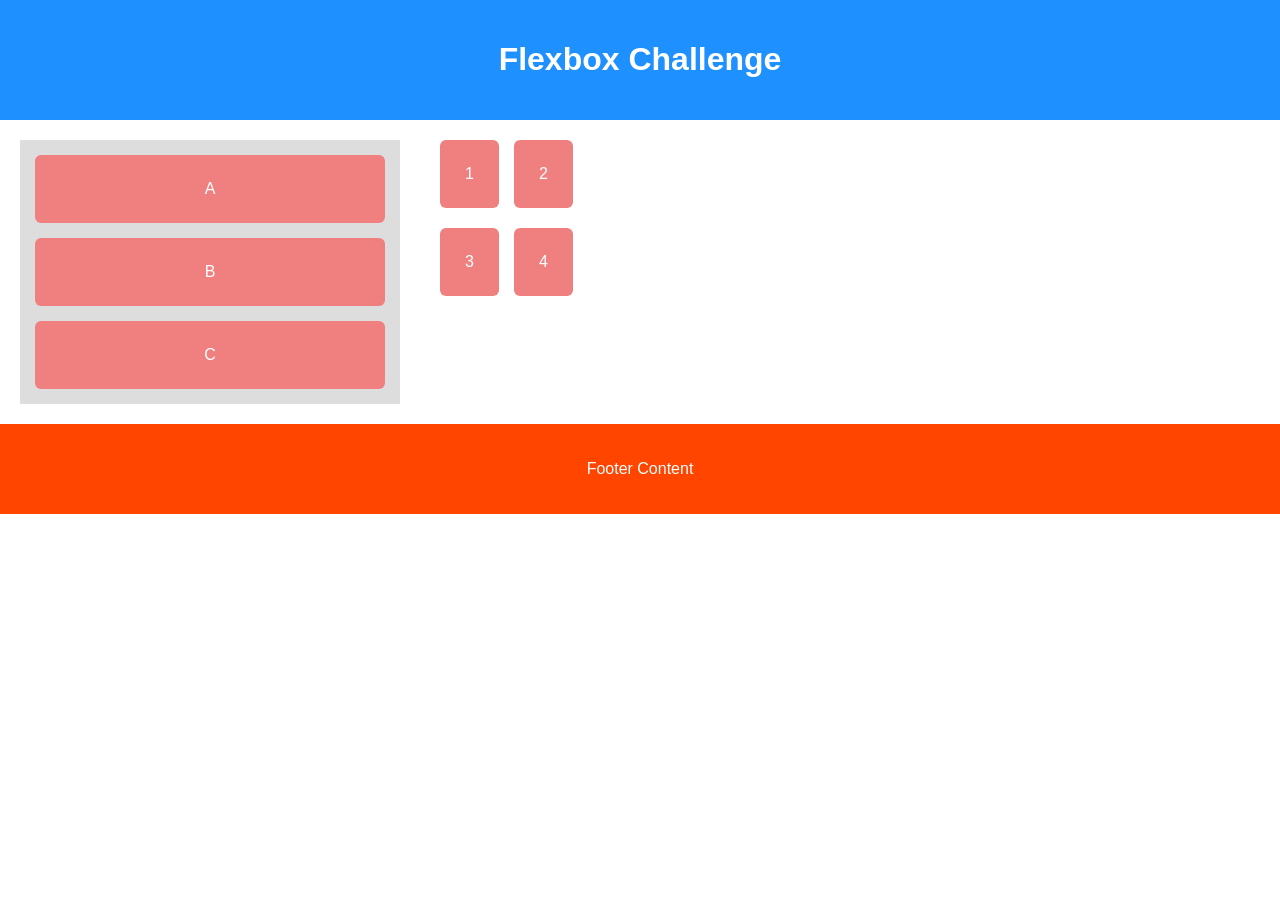
<file: assignmentcss03/index.html>
<!DOCTYPE html>
<html lang="en">
<head>
    <meta charset="UTF-8">
    <meta name="viewport" content="width=device-width, initial-scale=1.0">
    <title>Flexbox Challenge</title>
    <link rel="stylesheet" href="style.css">
</head>
<body>
    <header>
        <h1>Flexbox Challenge</h1>
    </header>
    <main class="container">
        <section class="left-panel">
            <div class="box">A</div>
            <div class="box">B</div>
            <div class="box">C</div>
        </section>
        <section class="right-panel">
            <div class="top-bar">
                <div class="box">1</div>
                <div class="box">2</div>
            </div>
            <div class="main-content">
                <div class="box">3</div>
                <div class="box">4</div>
            </div>
        </section>
    </main>
    <footer>
        <p>Footer Content</p>
    </footer>
</body>
</html>
</file>
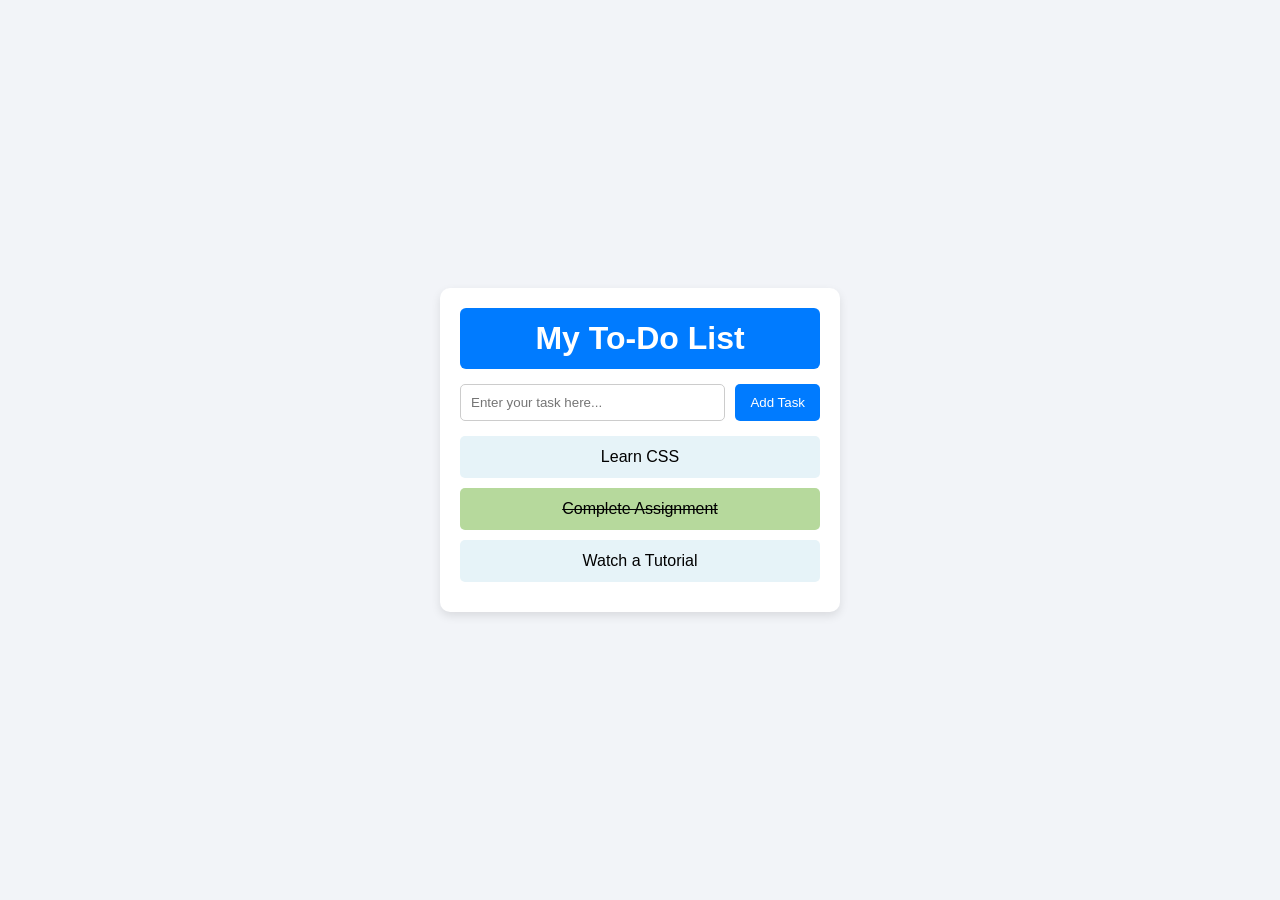
<file: assignmentcss05/index.html>
<!DOCTYPE html>
<html lang="en">

<head>
    <meta charset="UTF-8">
    <title>To-Do List</title>
    <link rel="stylesheet" href="style.css">
</head>

<body>

    <div class="container">

        <h1 class="title">My To-Do List</h1>

        <div class="input-area">
            <input type="text" placeholder="Enter your task here...">
            <button>Add Task</button>
        </div>

        <div class="task task-light">Learn CSS</div>
        <div class="task task-green completed">Complete Assignment</div>
        <div class="task task-light">Watch a Tutorial</div>

    </div>

</body>

</html>
</file>
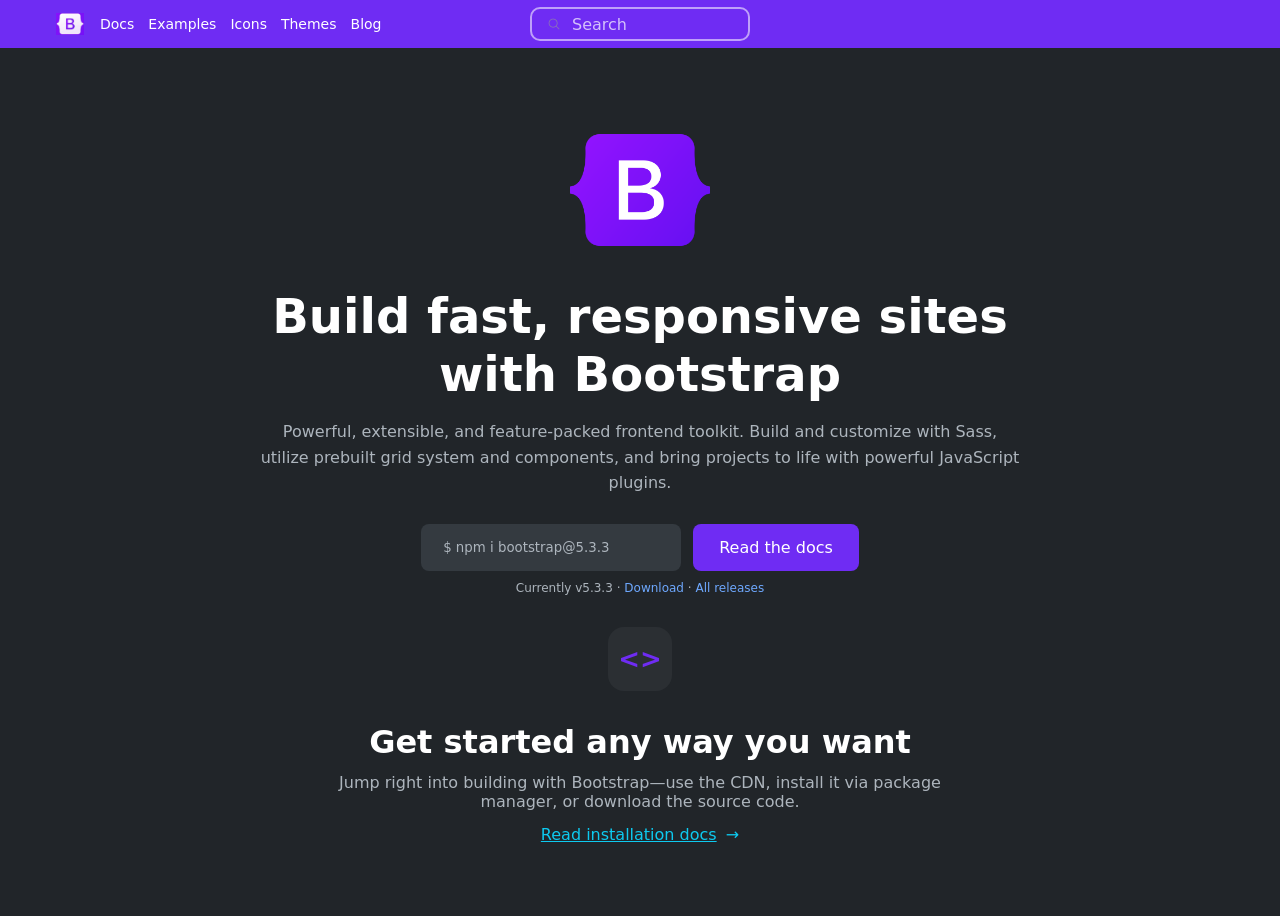
<file: assignmentcss06/index.html>
<!DOCTYPE html>
<html lang="en">

<head>
    <meta charset="utf-8">
    <meta name="viewport" content="width=device-width, initial-scale=1.0">
    <title>Bootstrap Hero</title>
    <link rel="stylesheet" href="style.css">
</head>

<body>


    <header class="top-header">
        <div class="header-inner">

            <div class="header-left">
                <img src="boot.jpg" alt="Bootstrap logo" class="header-logo">

                <nav class="header-nav">
                    <a href="#">Docs</a>
                    <a href="#">Examples</a>
                    <a href="#">Icons</a>
                    <a href="#">Themes</a>
                    <a href="#">Blog</a>
                </nav>
            </div>

            <div class="header-center">
                <div class="search-box">
                    <img src="search_icon.png" alt="Search icon" class="search-icon">
                    <input type="text" placeholder="Search">
                </div>
            </div>

            <div class="header-right"></div>

        </div>
    </header>


    <main>

        <section class="hero">

            <img src="bootstrap_logo.png" alt="Bootstrap logo" class="hero-logo">


            <h1>
                Build fast, responsive sites<br>
                with Bootstrap
            </h1>

            <p class="hero-desc">
                Powerful, extensible, and feature-packed frontend toolkit. Build and customize
                with Sass, utilize prebuilt grid system and components, and bring projects to life
                with powerful JavaScript plugins.
            </p>

            <div class="hero-actions">
                <input type="text" class="command-input" value="$ npm i bootstrap@5.3.3"
                    onfocus="if(this.value==='$ npm i bootstrap@5.3.3') this.value='';">
                <button class="docs-btn">Read the docs</button>
            </div>

            <div class="version">
                <span class="ver-text">Currently v5.3.3</span>
                <span class="dot">·</span>
                <a href="#">Download</a>
                <span class="dot">·</span>
                <a href="#">All releases</a>
            </div>

            <div class="code-icon">&lt;&gt;</div>

        </section>

        <section class="install">
            <h2>Get started any way you want</h2>
            <p>
                Jump right into building with Bootstrap—use the CDN, install it via package
                manager, or download the source code.
            </p>

            <a href="#" class="install-link">
                <span class="link-text">Read installation docs</span>
                <span class="arrow">→</span>
            </a>
        </section>

    </main>

</body>

</html>
</file>
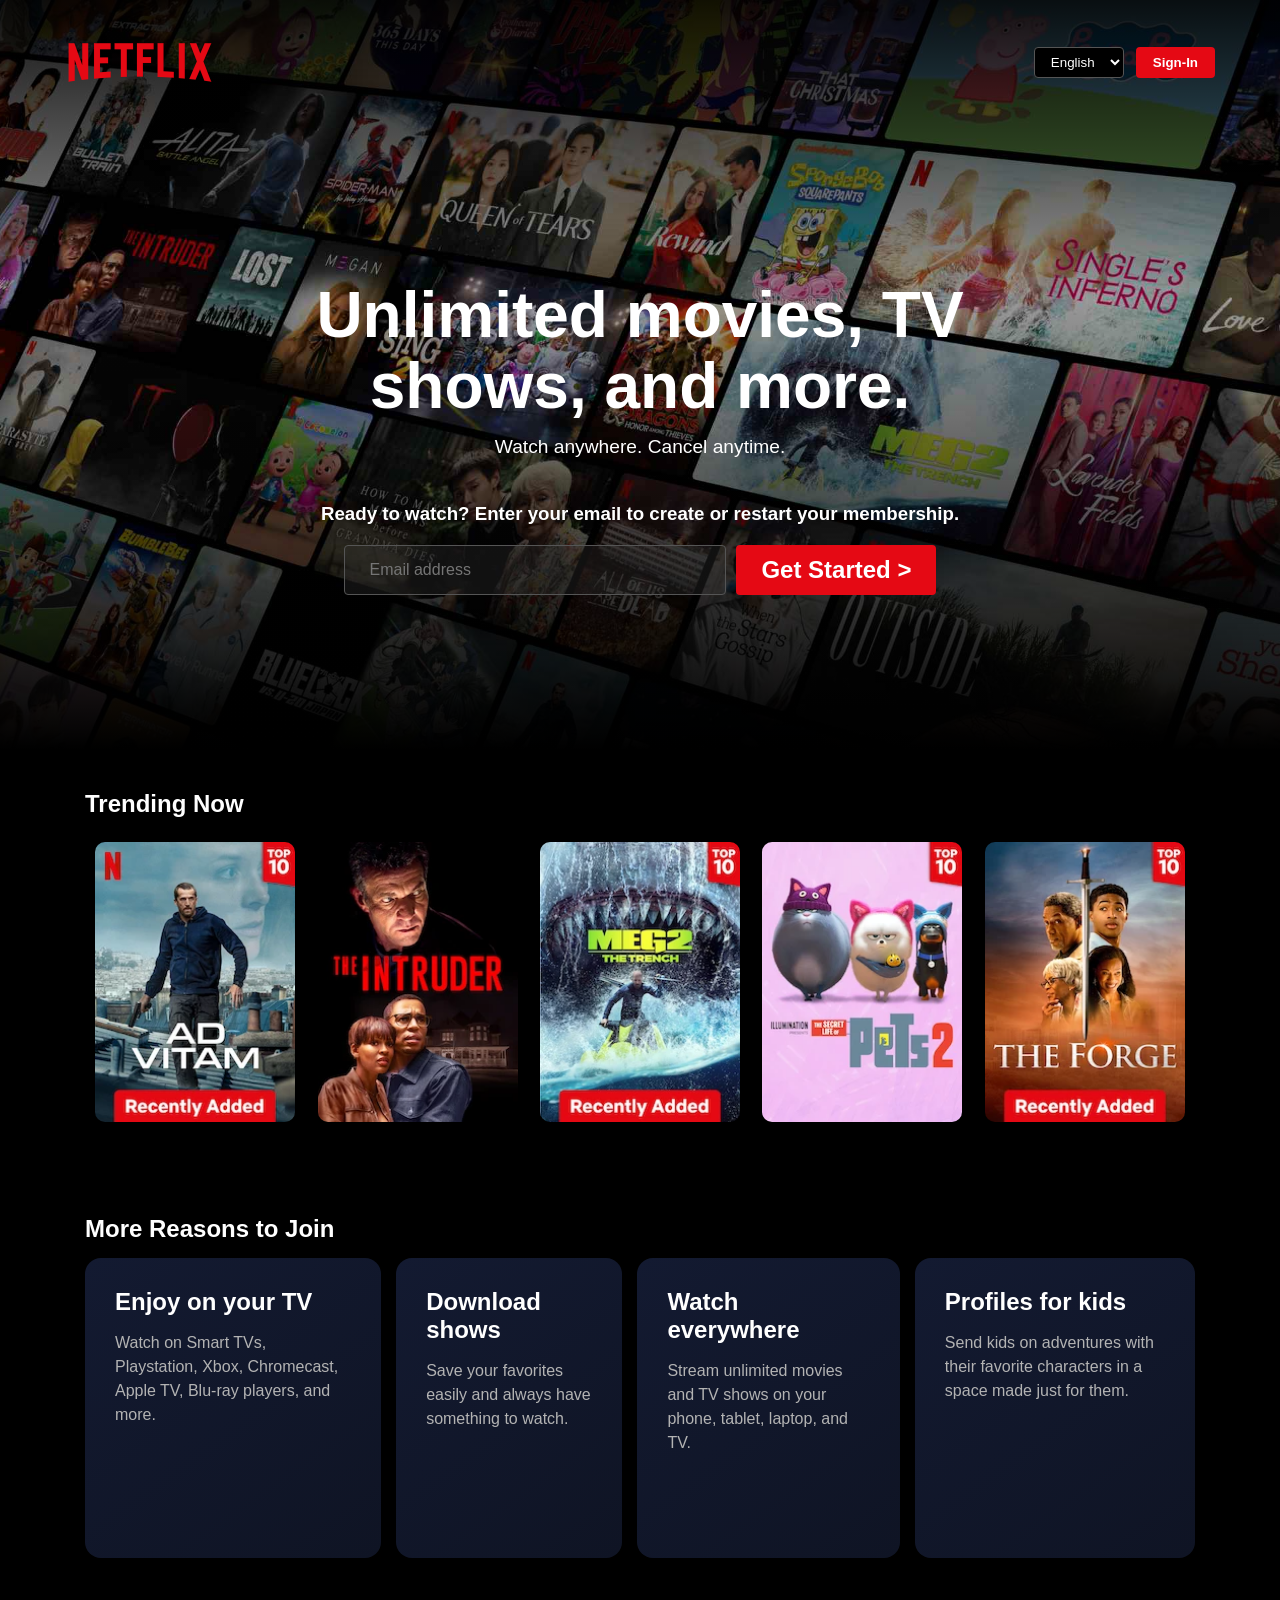
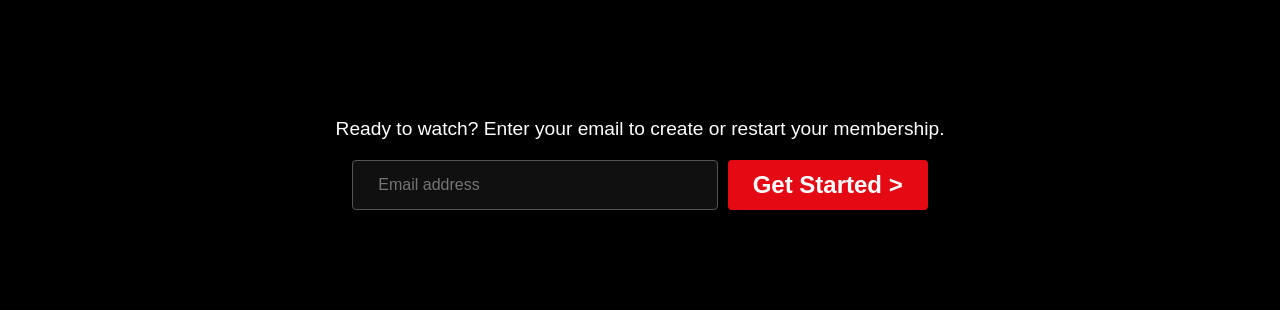
<file: assignmentcss07/index.html>
<!DOCTYPE html>
<html lang="en">
<head>
    <meta charset="UTF-8">
    <meta name="viewport" content="width=device-width, initial-scale=1.0">
    <title>Netflix Clone</title>
    <link rel="stylesheet" href="style.css">
</head>

<body>
    <header class="header_top">
        <nav class="nav_bar">
            <img src="netflix_image_asset/netflix-logo.png" class="logo" alt="Netflix logo">

            <div class="nav-buttons">
                <select class="lang" name="language">
                    <option value="eng">English</option>
                    <option value="fil">Filipino</option>
                </select>
                <input type="submit" class="sign-in" value="Sign-In">
            </div>
        </nav>

        <div class="header-content">
            <h1>Unlimited movies, TV shows, and more.</h1>
            <p>Watch anywhere. Cancel anytime.</p>

            <div class="form">
                <h3>Ready to watch? Enter your email to create or restart your membership.</h3>
                <div class="input-group">
                    <input type="email" placeholder="Email address">
                    <input type="submit" class="submit" value="Get Started >">
                </div>
            </div>
        </div>
    </header>

    <section class="container">
        <h2>Trending Now</h2>
        <div class="trending-grid">
            <div class="movie-card">
                <img src="netflix_image_asset/advitam.jpeg" alt="Ad Vitam">
                <img src="netflix_image_asset/intruder.jpeg" alt="Intruder">
                <img src="netflix_image_asset/meg2.jpeg" alt="Meg 2">
                <img src="netflix_image_asset/pets2.jpeg" alt="Pets 2">
                <img src="netflix_image_asset/the_forge.jpeg" alt="The Forge">
            </div>
        </div>
    </section>

    <section class="container">
        <h2>More Reasons to Join</h2>
        <div class="features-grid">
            <div class="feature-card">
                <h3>Enjoy on your TV</h3>
                <p>Watch on Smart TVs, Playstation, Xbox, Chromecast, Apple TV, Blu-ray players, and more.</p>
            </div>

            <div class="feature-card">
                <h3>Download shows</h3>
                <p>Save your favorites easily and always have something to watch.</p>
            </div>

            <div class="feature-card">
                <h3>Watch everywhere</h3>
                <p>Stream unlimited movies and TV shows on your phone, tablet, laptop, and TV.</p>
            </div>

            <div class="feature-card">
                <h3>Profiles for kids</h3>
                <p>Send kids on adventures with their favorite characters in a space made just for them.</p>
            </div>
        </div>
    </section>

    <section class="bottom">
        <div class="form">
            <h3>Ready to watch? Enter your email to create or restart your membership.</h3>
            <div class="input-group">
                <input type="email" placeholder="Email address">
                <input type="submit" class="submit" value="Get Started >">
            </div>
        </div>
    </section>
</body>
</html>
</file>
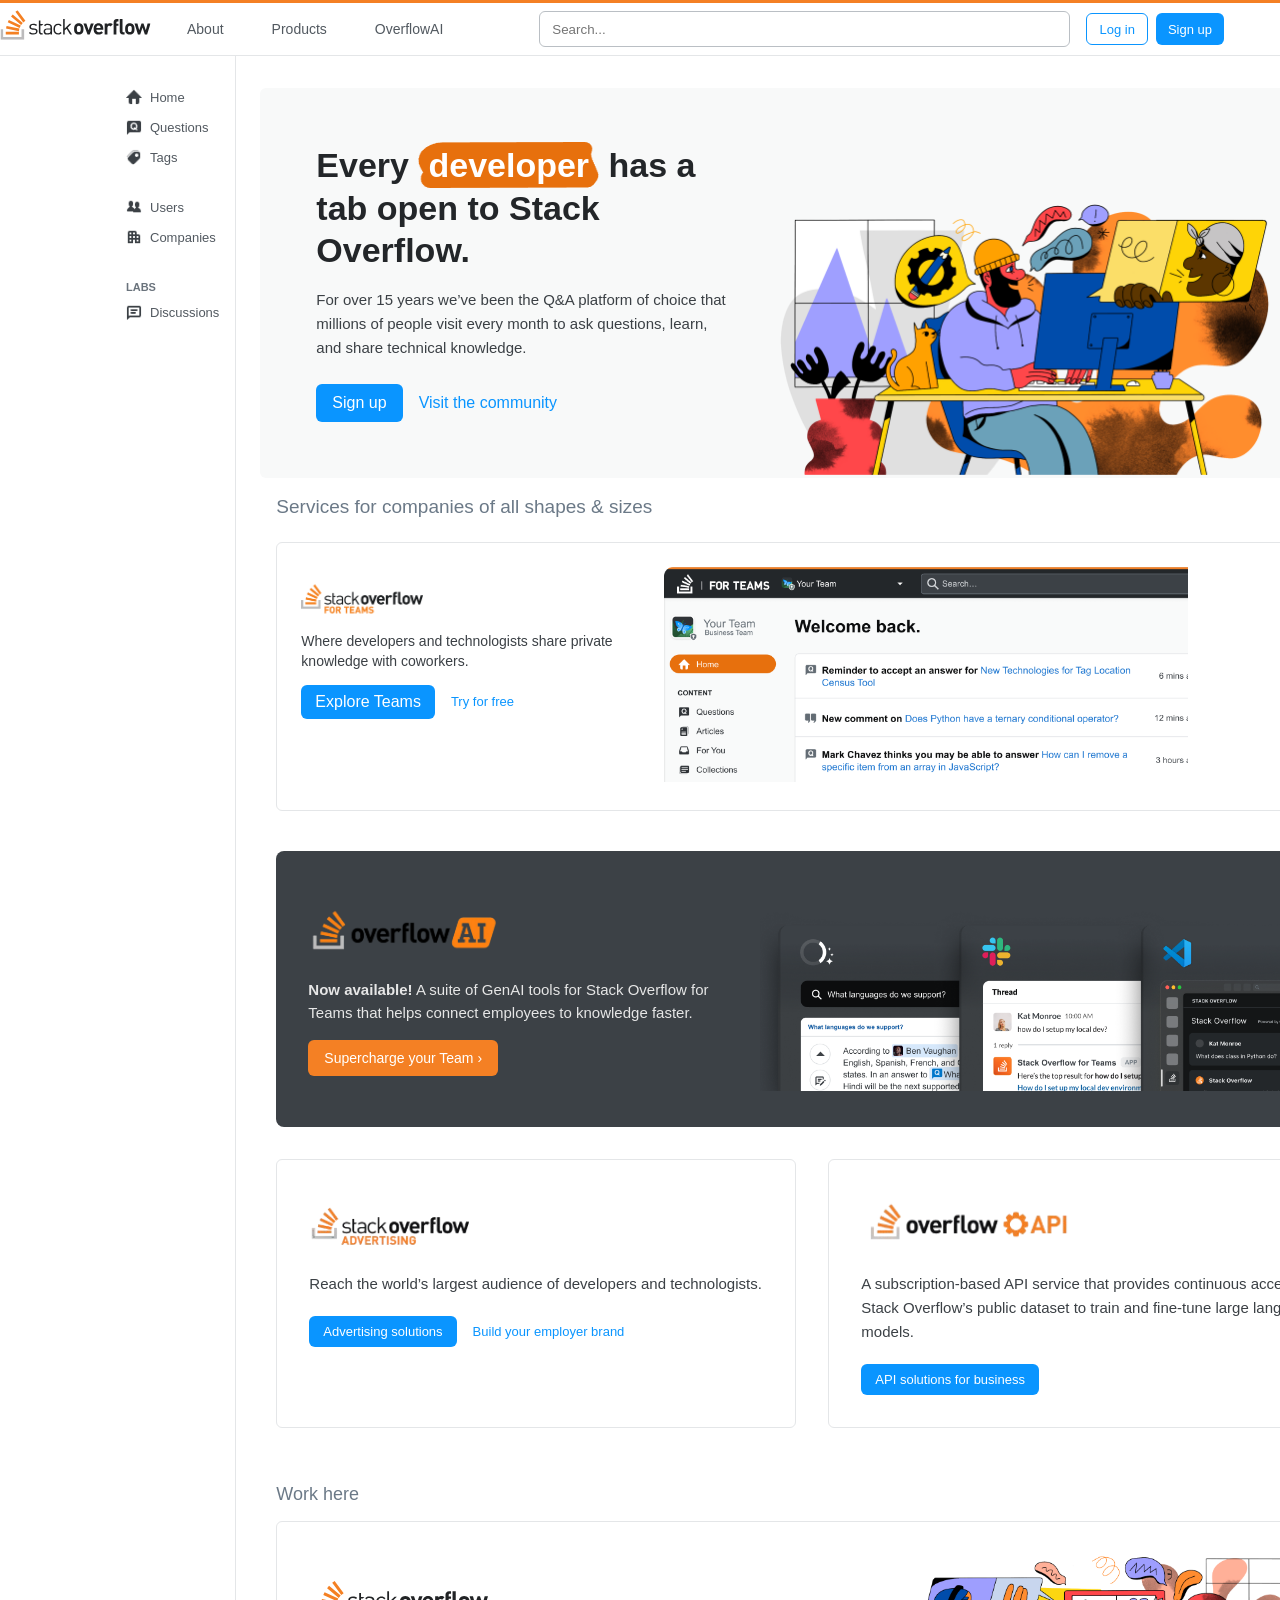
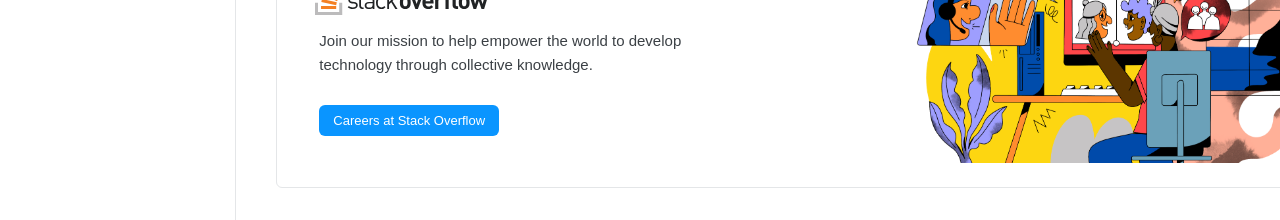
<file: assignmentcss08/index.html>
<!DOCTYPE html>
<html lang="en">

<head>
    <meta charset="UTF-8">
    <title>Stack Overflow Clone</title>
    <link rel="stylesheet" href="style.css">
</head>

<body>

    <header class="top-header">
        <div class="header-inner">

            <div class="logo">
                <img src="assets/Stack Overflow/Stack_Overflow-Logo.wine.svg" alt="Stack Overflow">
            </div>

            <nav class="main-nav">
                <a href="#">About</a>
                <a href="#">Products</a>
                <a href="#">OverflowAI</a>
            </nav>

            <div class="search-box">
                <input type="text" placeholder="Search...">
            </div>

            <div class="auth-buttons">
                <a href="#" class="login">Log in</a>
                <a href="#" class="signup">Sign up</a>
            </div>

        </div>
    </header>

    <div class="page-layout">

        <aside class="sidebar">
            <nav class="sidebar-nav">

                <a href="#" class="sidebar-link">
                    <img src="assets/Stack Overflow/icons/home.png">
                    <span>Home</span>
                </a>

                <a href="#" class="sidebar-link">
                    <img src="assets/Stack Overflow/icons/questions.png">
                    <span>Questions</span>
                </a>

                <a href="#" class="sidebar-link">
                    <img src="assets/Stack Overflow/icons/tags.png">
                    <span>Tags</span>
                </a>

                <a href="#" class="sidebar-link space-top">
                    <img src="assets/Stack Overflow/icons/users.png">
                    <span>Users</span>
                </a>

                <a href="#" class="sidebar-link">
                    <img src="assets/Stack Overflow/icons/companies.png">
                    <span>Companies</span>
                </a>

                <div class="sidebar-section">LABS</div>

                <a href="#" class="sidebar-link">
                    <img src="assets/Stack Overflow/icons/discussions.png">
                    <span>Discussions</span>
                </a>

            </nav>
        </aside>

        <main class="main-content">

            <section class="hero">

                <div class="hero-text">
                    <h1>
                        Every <span class="highlight">developer</span> has a<br>
                        tab open to Stack Overflow.
                    </h1>

                    <p>
                        For over 15 years we’ve been the Q&amp;A platform of choice that
                        millions of people visit every month to ask questions, learn, and share
                        technical knowledge.
                    </p>

                    <div class="hero-actions">
                        <a href="#" class="hero-signup">Sign up</a>
                        <a href="#" class="hero-link">Visit the community</a>
                    </div>
                </div>

                <div class="hero-image">
                    <img src="assets/Stack Overflow/illo-home-hero.png">
                </div>

            </section>

            <section class="services">

                <h2 class="services-title">
                    Services for companies of all shapes &amp; sizes
                </h2>

                <div class="services-card">

                    <div class="services-text">
                        <img src="assets/Stack Overflow/icons/stack-overflow-for-teams_logo.png"
                            alt="Stack Overflow for Teams" class="services-logo">

                        <p class="services-desc">
                            Where developers and technologists share private knowledge
                            with coworkers.
                        </p>

                        <div class="services-actions">
                            <a href="#" class="services-btn">Explore Teams</a>
                            <a href="#" class="services-link">Try for free</a>
                        </div>
                    </div>

                    <div class="services-image">
                        <img src="assets/Stack Overflow/home-teams.png">
                    </div>

                </div>

            </section>

            <section class="overflow-ai">

                <div class="overflow-ai-content">

                    <div class="overflow-ai-text">
                        <img src="assets/Stack Overflow/icons/overflowai.png" class="overflow-ai-logo"
                            alt="Overflow AI">

                        <p>
                            <strong>Now available!</strong> A suite of GenAI tools for Stack Overflow for
                            Teams that helps connect employees to knowledge faster.
                        </p>

                        <a href="#" class="overflow-ai-btn">Supercharge your Team ›</a>
                    </div>

                    <div class="overflow-ai-image">
                        <img src="assets/Stack Overflow/home-overflowai.png" alt="Overflow AI preview">
                    </div>

                </div>

            </section>

            <section class="more-services">

                <div class="service-card">
                    <img src="assets/Stack Overflow/icons/overflowad.png" alt="Stack Overflow Advertising"
                        class="service-logo">

                    <p class="service-desc">
                        Reach the world’s largest audience of developers and technologists.
                    </p>

                    <div class="service-actions">
                        <a href="#" class="service-btn">Advertising solutions</a>
                        <a href="#" class="service-link">Build your employer brand</a>
                    </div>
                </div>

                <div class="service-card">
                    <img src="assets/Stack Overflow/icons/overflowapi.png" alt="Overflow API" class="service-logo">

                    <p class="service-desc">
                        A subscription-based API service that provides continuous access to
                        Stack Overflow’s public dataset to train and fine-tune large language models.
                    </p>

                    <div class="service-actions">
                        <a href="#" class="service-btn">API solutions for business</a>
                    </div>
                </div>

            </section>

            <section class="work-here">

                <h2 class="work-title">Work here</h2>

                <div class="work-card">

                    <div class="work-text">
                        <img src="assets/Stack Overflow/Stack_Overflow-Logo.wine.svg" alt="Stack Overflow"
                            class="work-logo">

                        <p>
                            Join our mission to help empower the world to develop
                            technology through collective knowledge.
                        </p>

                        <a href="#" class="work-btn">Careers at Stack Overflow</a>
                    </div>

                    <div class="work-image">
                        <img src="assets/Stack Overflow/illo-home-careers.png"
                            alt="Stack Overflow careers illustration">
                    </div>

                </div>

            </section>

        </main>

    </div>

</body>

</html>
</file>
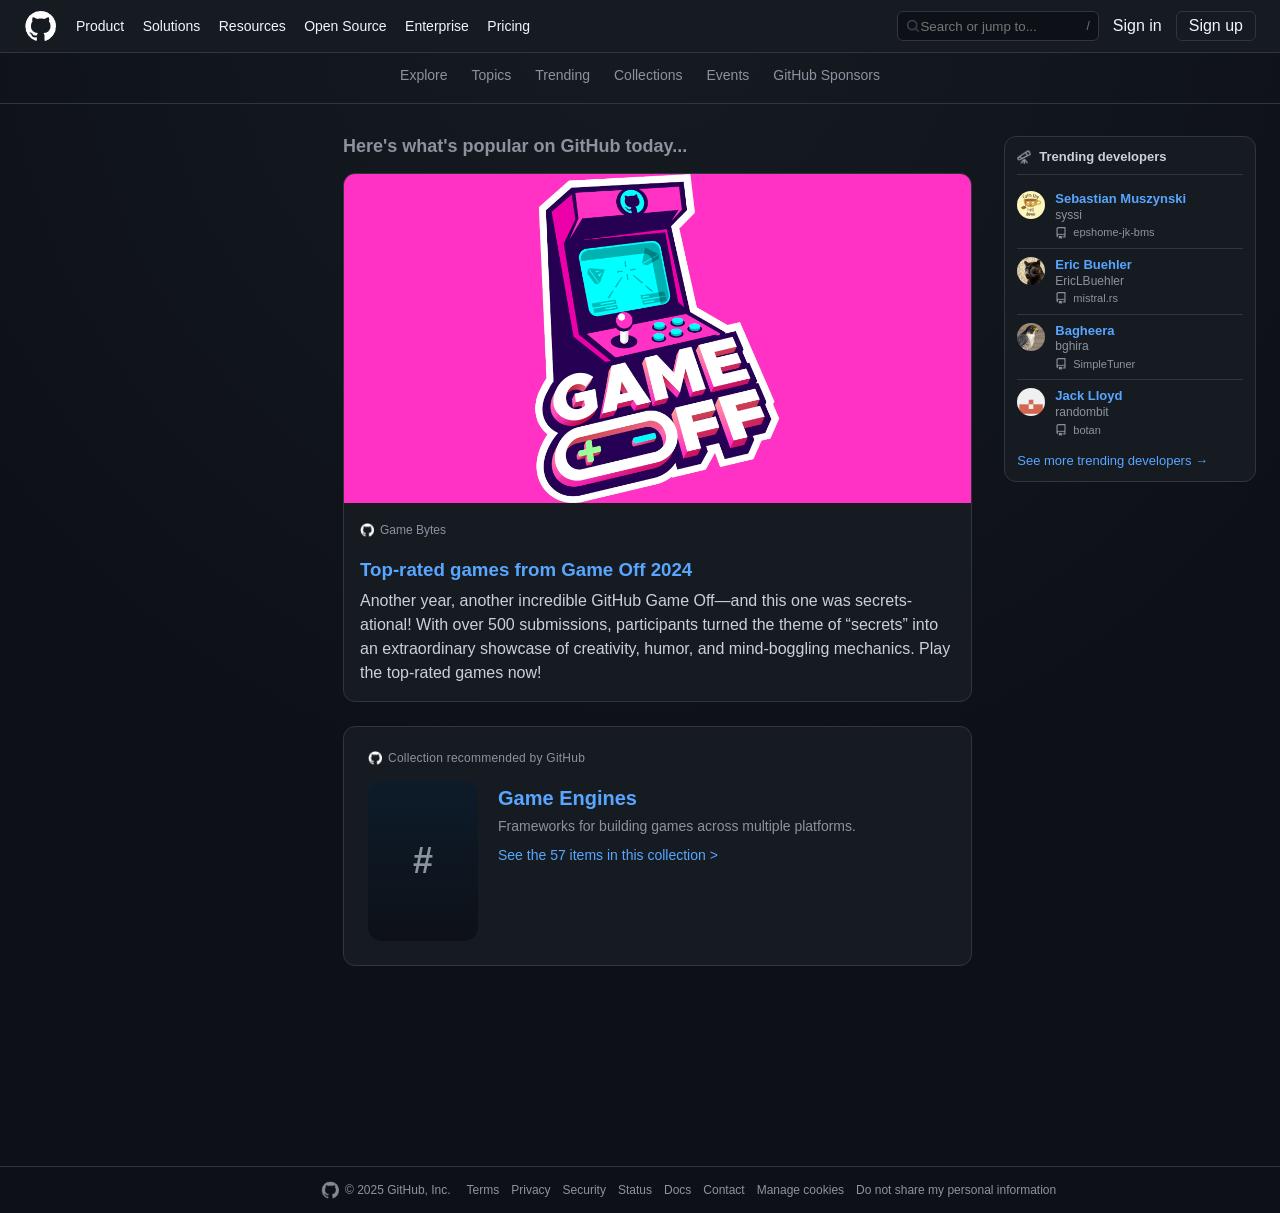
<file: assignmentcss09/index.html>
<!DOCTYPE html>
<html lang="en">

<head>
    <meta charset="UTF-8">
    <title>Explore GitHub</title>
    <link rel="stylesheet" href="style.css">
</head>

<body>

    <header class="header">
        <div class="header-container">
            <div class="header-left">
                <img src="assets/icons/svgexport-1.png" alt="GitHub" class="logo">
                <nav class="nav-links">
                    <a href="#">Product</a>
                    <a href="#">Solutions</a>
                    <a href="#">Resources</a>
                    <a href="#">Open Source</a>
                    <a href="#">Enterprise</a>
                    <a href="#">Pricing</a>
                </nav>
            </div>

            <div class="header-right">
                <div class="search">
                    <img src="assets/icons/svgexport-14.png" alt="Search" class="search-icon">
                    <input type="text" placeholder="Search or jump to...">
                    <span class="key">/</span>
                </div>

                <a href="#" class="signin">Sign in</a>
                <a href="#" class="signup">Sign up</a>
            </div>
        </div>
    </header>


    <section class="sub-nav">
        <div class="sub-nav-inner">
            <a class="active" href="#">Explore</a>
            <a href="#">Topics</a>
            <a href="#">Trending</a>
            <a href="#">Collections</a>
            <a href="#">Events</a>
            <a href="#">GitHub Sponsors</a>
        </div>
    </section>


    <main class="layout">


        <section class="content">
            <h2 class="section-title">Here's what's popular on GitHub today...</h2>

            <article class="feature-card">
                <img src="assets/game-off-2024.png" alt="Game Off 2024">
                <div class="feature-info">
                    <div class="label">
                        <img src="assets/icons/svgexport-1.png" alt="GitHub">
                        <span>Game Bytes</span>
                    </div>

                    <h3>Top-rated games from Game Off 2024</h3>
                    <p>
                        Another year, another incredible GitHub Game Off—and this one was secrets-ational!
                        With over 500 submissions, participants turned the theme of “secrets” into an
                        extraordinary showcase of creativity, humor, and mind-boggling mechanics.
                        Play the top-rated games now!
                    </p>

                </div>
            </article>


            <article class="collection-card">


                <div class="collection-header">
                    <img src="assets/icons/svgexport-1.png" alt="GitHub">
                    <span>Collection recommended by GitHub</span>
                </div>


                <div class="collection-body">


                    <div class="collection-icon">
                        #
                    </div>


                    <div class="collection-text">
                        <h3>Game Engines</h3>

                        <p>
                            Frameworks for building games across multiple platforms.
                        </p>

                        <a href="#" class="collection-link">
                            See the 57 items in this collection <span class="arrow">&gt;</span>
                        </a>

                    </div>

                </div>

            </article>



        </section>


        <aside class="trending-card">


            <div class="trending-header">
                <img src="assets/icons/svgexport-24.png" alt="Trending">
                <span>Trending developers</span>
            </div>

            <div class="trending-item">
                <img src="assets/2735933.jfif" class="avatar">
                <div class="dev-info">
                    <strong>Sebastian Muszynski</strong>
                    <span class="username">syssi</span>
                    <div class="dev-meta">
                        <img src="assets/icons/svgexport-25.png">
                        <span>epshome-jk-bms</span>
                    </div>
                </div>
            </div>


            <div class="trending-item">
                <img src="assets/59658056.jfif" class="avatar">
                <div class="dev-info">
                    <strong>Eric Buehler</strong>
                    <span class="username">EricLBuehler</span>
                    <div class="dev-meta">
                        <img src="assets/icons/svgexport-25.png">
                        <span>mistral.rs</span>
                    </div>
                </div>
            </div>


            <div class="trending-item">
                <img src="assets/65165915.jfif" class="avatar">
                <div class="dev-info">
                    <strong>Bagheera</strong>
                    <span class="username">bghira</span>
                    <div class="dev-meta">
                        <img src="assets/icons/svgexport-25.png">
                        <span>SimpleTuner</span>
                    </div>
                </div>
            </div>


            <div class="trending-item">
                <img src="assets/469092.png" class="avatar">
                <div class="dev-info">
                    <strong>Jack Lloyd</strong>
                    <span class="username">randombit</span>
                    <div class="dev-meta">
                        <img src="assets/icons/svgexport-25.png">
                        <span>botan</span>
                    </div>
                </div>
            </div>

            <a href="#" class="trending-link">See more trending developers →</a>

        </aside>


    </main>

    <footer class="footer">
        <div class="footer-inner">
            <div class="footer-left">
                <img src="assets/icons/svgexport-26.png" alt="GitHub">
                <span>© 2025 GitHub, Inc.</span>
            </div>

            <nav class="footer-links">
                <a href="#">Terms</a>
                <a href="#">Privacy</a>
                <a href="#">Security</a>
                <a href="#">Status</a>
                <a href="#">Docs</a>
                <a href="#">Contact</a>
                <a href="#">Manage cookies</a>
                <a href="#">Do not share my personal information</a>
            </nav>
        </div>
    </footer>

</body>

</html>
</file>
<file: assignmentcss03/style.css>
body {
  font-family: Arial, sans-serif;
  margin: 0;
  padding: 0;
}

header {
  background-color: dodgerblue;
  text-align: center;
  padding: 20px;
  color: white;
}

.container {
  display: flex;
  gap: 40px;
  padding: 20px;
  align-items: flex-start;
}

.left-panel {
  display: flex;
  flex-direction: column;
  gap: 15px;
  background-color: #ddd;
  padding: 15px;
  width: 350px;
}

.right-panel {
  display: flex;
  flex-direction: column;
  gap: 20px;
}

.top-bar {
  display: flex;
  gap: 15px;
}

.main-content {
  display: flex;
  gap: 15px;
}

.box {
  background-color: lightcoral;
  padding: 25px;
  text-align: center;
  border-radius: 6px;
  color: white;
}

footer {
  background-color: orangered;
  text-align: center;
  padding: 20px;
  color: white;
}
</file>
<file: assignmentcss05/style.css>
* {
    margin: 0;
    padding: 0;
    box-sizing: border-box;
}

body {
    font-family: Arial, sans-serif;
    background-color: #f2f4f8;
    display: flex;
    justify-content: center;
    align-items: center;
    height: 100vh;
}


.container {
    background-color: white;
    padding: 20px;
    width: 400px;
    border-radius: 10px;
    box-shadow: 0 4px 10px rgba(0, 0, 0, 0.1);
}


.title {
    background-color: #007bff;
    color: white;
    text-align: center;
    padding: 12px;
    border-radius: 6px;
    margin-bottom: 15px;
}


.input-area {
    display: flex;
    gap: 10px;
    margin-bottom: 15px;
}

.input-area input {
    flex: 1;
    padding: 10px;
    border: 1px solid #ccc;
    border-radius: 5px;
}

.input-area button {
    background-color: #007bff;
    color: white;
    border: none;
    padding: 10px 15px;
    border-radius: 5px;
}


.task {
    padding: 12px;
    margin-bottom: 10px;
    border-radius: 5px;
    text-align: center;
}


.task-light {
    background-color: #e6f3f8;
}


.task-green {
    background-color: #b6d99c;
}


.completed {
    text-decoration: line-through;
}
</file>
<file: assignmentcss06/style.css>
* {
    margin: 0;
    padding: 0;
    box-sizing: border-box;
    font-family: system-ui, -apple-system, "Segoe UI", Roboto,
        "Helvetica Neue", Arial, "Noto Sans", sans-serif;
}

body {
    background-color: #212529;
    color: #ffffff;
}



.top-header {
    background-color: #6f2cf3;
    height: 48px;
    display: flex;
    align-items: center;
}

.header-inner {
    max-width: 1200px;
    width: 100%;
    margin: auto;
    padding: 0 16px;

    display: flex;
    align-items: center;
}


.header-left,
.header-center,
.header-right {
    flex: 1;
}

.header-left {
    display: flex;
    align-items: center;
    gap: 16px;
}

.header-center {
    display: flex;
    justify-content: center;
}

.header-logo {
    width: 28px;
    height: auto;
}

.header-nav {
    display: flex;
    gap: 14px;
}

.header-nav a {
    color: #ffffff;
    text-decoration: none;
    font-size: 14px;
    font-weight: 500;
}

.header-nav a:hover {
    text-decoration: underline;
}




.search-box {
    display: flex;
    align-items: center;
    gap: 10px;

    height: 34px;
    width: 220px;

    padding: 0 14px;
    border: 2px solid rgba(255, 255, 255, 0.55);
    border-radius: 10px;


}

.search-icon {
    width: 16px;
    height: 16px;
    opacity: 0.7;
}

.search-box input {
    background: transparent;
    border: none;
    outline: none;
    color: rgba(255, 255, 255, 0.85);
    font-size: 16px;
    width: 100%;
}

.search-box input::placeholder {
    color: rgba(255, 255, 255, 0.7);
}


.hero {
    text-align: center;
    padding: 72px 20px 0;
}

.hero-logo {
    width: 140px;
    margin-bottom: 24px;
}

.hero h1 {
    font-size: 48px;
    font-weight: 600;
    line-height: 1.2;
    margin-bottom: 16px;
}

.hero-desc {
    max-width: 760px;
    margin: 0 auto 28px;
    color: #adb5bd;
    font-size: 16px;
    line-height: 1.6;
}

.hero-actions {
    display: flex;
    justify-content: center;
    gap: 12px;
    margin-bottom: 10px;
}

.command-input {
    background-color: #343a40;
    border: none;
    color: #adb5bd;
    padding: 14px 22px;
    border-radius: 8px;
    width: 260px;
}

.docs-btn {
    background-color: #6f2cf3;
    border: none;
    color: #ffffff;
    padding: 14px 26px;
    border-radius: 8px;
    font-size: 16px;
    cursor: pointer;
}

.docs-btn:hover {
    background-color: #5a23c8;
}

.version {
    font-size: 12px;
    margin-bottom: 32px;
}

.version .ver-text,
.version .dot {
    color: #adb5bd;
}

.version a {
    color: #6ea8fe;
    text-decoration: none;
}

.version a:hover {
    text-decoration: underline;
}

.code-icon {
    width: 64px;
    height: 64px;
    background-color: #2b2f33;
    border-radius: 16px;

    display: flex;
    align-items: center;
    justify-content: center;

    margin: 0 auto 32px;
    color: #6f2cf3;
    font-size: 26px;
    font-weight: 600;
}


.install {
    text-align: center;
    padding-bottom: 72px;
}

.install h2 {
    font-size: 32px;
    margin-bottom: 12px;
}

.install p {
    max-width: 620px;
    margin: 0 auto 14px;
    color: #adb5bd;
}

.install-link {
    color: #0dcaf0;
    text-decoration: none;
    font-size: 16px;
}

.install-link .link-text {
    text-decoration: underline;
}

.install-link .arrow {
    margin-left: 4px;
}

.install-link:hover {
    color: #6ea8fe;
}
</file>
<file: assignmentcss07/style.css>
* {
    margin: 0;
    padding: 0;
    box-sizing: border-box;
    font-family: Arial, Helvetica, sans-serif;
}

body {
    background-color: black;
    color: white;
}

.header_top {
    width: 100%;
    min-height: 750px;
    background-image:
        linear-gradient(to top, rgba(0, 0, 0, 1) 0%,
        rgba(0, 0, 0, 0.2) 60%,
        rgba(0, 0, 0, 0.9) 100%),
        url("netflix_image_asset/perspective.jpg");
    background-size: cover;
    background-position: center;
    display: flex;
    flex-direction: column;
}

.nav_bar,
.header-content,
.container {
    max-width: 1150px;
    margin: 0 auto;
    width: 100%;
    padding: 0 20px;
}

.nav_bar {
    display: flex;
    justify-content: space-between;
    align-items: center;
    padding: 25px 0;
}

.nav_bar img {
    width: 150px;
}

.nav-buttons {
    display: flex;
    gap: 12px;
}

.lang {
    background: black;
    color: white;
    border: 1px solid #555;
    padding: 6px 12px;
    border-radius: 4px;
}

.sign-in {
    background-color: #e50914;
    color: white;
    border: none;
    padding: 7px 17px;
    border-radius: 4px;
    font-weight: 600;
    cursor: pointer;
    transition: 0.3s ease;
}


.sign-in:hover {
    opacity: 0.85;
    outline: 1px solid #ffffff;
}


.header-content {
    flex-grow: 1;
    display: flex;
    flex-direction: column;
    justify-content: center;
    align-items: center;
    text-align: center;
}

.header-content h1 {
    font-size: 4rem;
    font-weight: 900;
    max-width: 800px;
    margin-bottom: 15px;
    line-height: 1.1;
}

.header-content p {
    font-size: 1.2rem;
    margin-bottom: 25px;
}

.form {
    display: flex;
    flex-direction: column;
    gap: 20px;
    margin-top: 20px;
}

.input-group {
    display: flex;
    gap: 10px;
    justify-content: center;
}

.input-group input[type="email"] {
    padding: 15px 25px;
    background-color: rgba(55, 55, 55, 0.3);
    border: 1px solid #555;
    color: white;
    font-size: 1rem;
    border-radius: 4px;
    width: 60%;
}

.input-group input[type="submit"] {
    background-color: #e50914;
    border: none;
    color: white;
    padding: 10px 25px;
    font-size: 1.5rem;
    font-weight: bold;
    border-radius: 4px;
    cursor: pointer;
}

.input-group input[type="submit"]:hover {
    background-color: #c11119;
}


.container {
    padding: 40px 20px;
}

.trending-grid {
    display: flex;
    justify-content: center;
    margin-top: 15px;
}

.movie-card img {
    width: 200px;
    margin: 9px;
    cursor: pointer;
    transition: 0.3s ease;
    border-radius: 10px;
}

.movie-card img:hover {
    transform: scale(1.05);
}


.features-grid {
    display: flex;
    gap: 15px;
    margin-top: 15px;
}

.feature-card {
    background: linear-gradient(145deg, #131a31, #0f1424);
    padding: 30px;
    border-radius: 16px;
    min-height: 300px;
    transition: 0.3s ease;
}

.feature-card h3 {
    font-size: 1.5rem;
    margin-bottom: 15px;
}

.feature-card p {
    color: #b3b3b3;
    line-height: 1.5;
}

.feature-card:hover {
    box-shadow: 0 0 15px rgba(102, 48, 234, 0.6);
    transform: translateY(-5px);
}


.bottom {
    display: flex;
    justify-content: center;
    margin: 100px 0;
    text-align: center;
}

.bottom h3 {
    font-size: 1.2rem;
    font-weight: 400;
}
</file>
<file: assignmentcss08/style.css>
* {
    margin: 0;
    padding: 0;
    box-sizing: border-box;
}


body {
    font-family: Arial, Helvetica, sans-serif;
    background-color: #ffffff;
}


.top-header {
    height: 56px;
    border-top: 3px solid #f48024;
    border-bottom: 1px solid #e4e6e8;
}

.header-inner {
    max-width: 1200px;
    margin: 0 auto;
    height: 100%;
    display: flex;
    align-items: center;
    gap: 16px;
    padding: 0 16px;
}

.logo img {
    height: 130px;
    margin-top: -8px;
}

.logo {
    position: relative;
    left: -78px;
}

.main-nav {
    display: flex;
    gap: 48px;
    position: relative;
    left: -80px;
}

.main-nav a {
    font-size: 14px;
    color: #525960;
    text-decoration: none;
}

.search-box {
    flex: 1;
    max-width: 600px;
}

.search-box input {
    width: 100%;
    height: 36px;
    padding: 0 12px;
    border: 1px solid #babfc4;
    border-radius: 6px;
}

.auth-buttons {
    display: flex;
    gap: 8px;
    margin-left: auto;
}

.auth-buttons a {
    height: 32px;
    padding: 0 12px;
    display: flex;
    align-items: center;
    font-size: 13px;
    border-radius: 6px;
    text-decoration: none;
}

.login {
    color: #0a95ff;
    border: 1px solid #0a95ff;
}

.signup {
    background-color: #0a95ff;
    color: #fff;
}

.logo {
    display: flex;
    align-items: center;
    position: relative;
    left: -78px;
}

.page-layout {
    display: flex;
}

.sidebar {
    width: 220px;
    border-right: 1px solid #e4e6e8;
    background-color: #ffffff;

    margin-left: 110px;
}


.sidebar-nav {
    margin-top: 26px;
}

.sidebar-link {
    display: flex;
    align-items: center;
    gap: 8px;
    height: 30px;
    padding: 0 16px;
    font-size: 13px;
    color: #525960;
    text-decoration: none;
}

.sidebar-link:hover {
    background-color: #f1f2f3;
}

.sidebar-link img {
    width: 16px;
    height: 16px;
}

.space-top {
    margin-top: 20px;
}

.sidebar-section {
    margin: 29px 0 4px;
    padding: 0 16px;
    font-size: 11px;
    font-weight: 600;
    color: #6a737c;
}


.main-content {
    flex: 1;
    padding: 32px 40px;
}


.hero {
    display: flex;
    gap: 40px;
    background-color: #f8f9f9;
    border-radius: 6px;
    padding: 56px;
    max-width: 1100px;
}

.hero-text {
    width: 420px;
}

.hero-text h1 {
    font-size: 34px;
    line-height: 1.25;
    color: #232629;
}

.highlight {
    background-image: url("assets/Stack Overflow/background-image.png");
    background-size: 100% 100%;
    color: #fff;
    padding: 4px 10px;
    border-radius: 6px;
}

.hero-text p {
    margin-top: 16px;
    font-size: 15px;
    line-height: 1.6;
    color: #3b4045;
}

.hero-actions {
    margin-top: 24px;
    display: flex;
    gap: 16px;
    align-items: center;
}

.hero-signup {
    background-color: #0a95ff;
    color: #fff;
    padding: 10px 16px;
    border-radius: 6px;
    text-decoration: none;
}

.hero-link {
    color: #0a95ff;
    text-decoration: none;
}

.hero-image img {
    width: 500px;
    transform: translateY(58px);
}


.main-content .hero {
    position: relative;
    left: -16px;
}


.services {
    margin-top: 48px;
    max-width: 1090px;
}


.services-title {
    font-size: 19px;
    font-weight: 400;
    color: #6b7987;

    margin-top: -30px;
    margin-bottom: 24px;
}


.services-card {
    display: flex;
    gap: 24px;
    border: 1px solid #e4e6e8;
    border-radius: 6px;
    padding: 24px;
}


.services-text {
    flex: 0 0 320px;
}



.services-desc {
    margin-top: -12px;
    margin-bottom: 14px;

    max-width: 320px;
    font-size: 14px;
    line-height: 1.45;
    color: #3b4045;
}



.services-logo {
    height: 64px;
    width: auto;
    display: block;
    margin-bottom: 12px;
}



.services-actions {
    display: flex;
    gap: 16px;
    align-items: center;
}

.services-btn {
    background-color: #0a95ff;
    color: #fff;
    padding: 8px 14px;
    border-radius: 6px;
    text-decoration: none;
}

.services-link {
    color: #0a95ff;
    text-decoration: none;
    font-size: 13px;
    line-height: 32px;
}


.services-image img {
    max-width: 80%;
    height: auto;
}


.overflow-ai {
    margin-top: 40px;
    max-width: 1100px;
}

.overflow-ai-content {
    background-color: #3c4146;
    border-radius: 8px;
    padding: 32px;

    display: flex;
    align-items: center;
    gap: 32px;
}


.overflow-ai-text {
    max-width: 420px;
    color: #ffffff;
}


.overflow-ai-logo {
    height: 70px;
    width: auto;
    display: block;
    margin-bottom: 8px;
}


.overflow-ai-text p {
    font-size: 15px;
    line-height: 1.5;
    color: #e6e6e6;
    margin-bottom: 16px;
}


.overflow-ai-btn {
    display: inline-block;
    background-color: #f48024;
    color: #ffffff;
    padding: 10px 16px;
    border-radius: 6px;
    text-decoration: none;
    font-size: 14px;
}

.overflow-ai-btn:hover {
    background-color: #e36c1e;
}


.overflow-ai-image img {
    max-width: 520px;
    width: 100%;
}




.more-services {
    margin-top: 32px;
    display: grid;
    grid-template-columns: repeat(2, 1fr);
    gap: 32px;
    max-width: 1100px;
}


.service-card {
    border: 1px solid #e4e6e8;
    border-radius: 6px;
    padding: 32px;
    background-color: #ffffff;
}


.service-logo {
    height: 60px;
    width: auto;
    margin-bottom: 16px;
}



.service-desc {
    font-size: 15px;
    line-height: 1.6;
    color: #3b4045;
    margin-bottom: 20px;
}


.service-actions {
    display: flex;
    gap: 16px;
    align-items: center;
    flex-wrap: nowrap;
}

.service-btn {
    background-color: #0a95ff;
    color: #ffffff;
    padding: 8px 14px;
    border-radius: 6px;
    text-decoration: none;
    font-size: 13px;
    white-space: nowrap;
}

.service-btn:hover {
    background-color: #0074cc;
}

.service-link {
    color: #0a95ff;
    text-decoration: none;
    font-size: 13px;
    white-space: nowrap;
}

.service-link:hover {
    text-decoration: underline;
}



.work-here {
    margin-top: 56px;
    max-width: 1100px;
}

.work-title {
    font-size: 18px;
    font-weight: 400;
    color: #6b7987;
    margin-bottom: 16px;
}


.work-card {
    display: flex;
    align-items: center;
    justify-content: space-between;
    gap: 40px;

    border: 1px solid #e4e6e8;
    border-radius: 6px;
    padding: 32px;
}


.work-text {
    flex: 0 0 420px;
}

.work-logo {
    height: 150px;
    width: auto;
    display: block;
    margin-bottom: 16px;

    margin-top: -50px;
    margin-left: -20px;
}

.work-text p {
    font-size: 15px;
    line-height: 1.6;
    color: #3b4045;
    margin-bottom: 16px;
}


.work-btn {
    display: inline-block;
    background-color: #0a95ff;
    color: #ffffff;
    padding: 8px 14px;
    border-radius: 6px;
    text-decoration: none;
    font-size: 13px;
}

.work-btn:hover {
    background-color: #0074cc;
}


.work-image {
    flex: 1;
    display: flex;
    justify-content: flex-end;
}

.work-image img {
    max-width: 420px;
    height: auto;
}

.work-text p,
.work-text .work-btn {
    margin-left: 10px;
}

.work-text p {
    margin-top: -60px;
}

.work-text .work-btn {
    margin-top: 12px;
}

.work-card {
    padding-top: 24px;
    padding-bottom: 24px;
    min-height: auto;
}
</file>
<file: assignmentcss09/style.css>
* {
    margin: 0;
    padding: 0;
    box-sizing: border-box;
}

body {
    background: radial-gradient(circle at top, #161b22 0%, #0d1117 60%);
    font-family: Arial, sans-serif;
    color: #c9d1d9;
}


.header {
    background-color: #161b22;
    border-bottom: 1px solid #30363d;
}

.header-container {
    max-width: 1280px;
    margin: auto;
    padding: 10px 24px;
    display: flex;
    justify-content: space-between;
    align-items: center;
}

.header-left {
    display: flex;
    align-items: center;
    gap: 20px;
}

.logo {
    width: 32px;
    height: 32px;
}

.nav-links a {
    color: #f0f6fc;
    text-decoration: none;
    font-size: 14px;
    margin-right: 14px;
}

.header-right {
    display: flex;
    align-items: center;
    gap: 14px;
}

.search {
    display: flex;
    align-items: center;
    height: 30px;
    background-color: #0d1117;
    border: 1px solid #30363d;
    border-radius: 6px;
    padding: 0 8px;
}

.search input {
    background: none;
    border: none;
    outline: none;
    color: #c9d1d9;
    width: 160px;
}

.key {
    font-size: 12px;
    color: #6e7681;
    margin-left: 6px;
}

.signin {
    color: #f0f6fc;
    text-decoration: none;
}

.signup {
    color: #f0f6fc;
    border: 1px solid #30363d;
    padding: 5px 12px;
    border-radius: 6px;
    text-decoration: none;
}


.logo {
    cursor: pointer;
    transition: opacity 0.2s ease;
}

.logo:hover {
    opacity: 0.85;
}


.nav-links a {
    position: relative;
    transition: color 0.2s ease;
}

.nav-links a:hover {
    color: #58a6ff;
}


.search {
    transition: border-color 0.2s ease, background-color 0.2s ease;
}

.search:hover {
    border-color: #58a6ff;
    background-color: #161b22;
}


.search img {
    width: 14px;
    height: 14px;
    opacity: 0.7;
    transition: opacity 0.2s ease;
}

.search:hover img {
    opacity: 1;
}


.search input {
    cursor: text;
}


.signin {
    transition: color 0.2s ease;
}

.signin:hover {
    color: #58a6ff;
}


.signup {
    transition: background-color 0.2s ease, border-color 0.2s ease;
}

.signup:hover {
    background-color: #21262d;
    border-color: #58a6ff;
}



.sub-nav {
    border-bottom: 1px solid #30363d;
}

.sub-nav-inner {
    max-width: 1280px;
    margin: 0 auto;
    padding: 14px 24px;

    display: flex;
    justify-content: center;
    gap: 24px;
}


.sub-nav a {
    position: relative;
    color: #8b949e;
    text-decoration: none;
    font-size: 14px;
    padding-bottom: 6px;
}


.sub-nav a::after {
    content: "";
    position: absolute;
    left: 0;
    bottom: 0;

    width: 0;
    height: 2px;
    background-color: #1f6feb;

    transition: width 0.2s ease;
}


.sub-nav a:hover {
    color: #c9d1d9;
}

.sub-nav a:hover::after {
    width: 100%;
}


.layout {
    max-width: 1280px;
    margin: 32px auto;
    padding-left: 343px;
    padding-right: 24px;

    display: grid;
    grid-template-columns: 2.5fr 1fr;
    gap: 32px;
}


.section-title {
    margin-bottom: 16px;
    font-size: 18px;
    color: #8b949e;
}

.feature-card {
    background-color: #161b22;
    border: 1px solid #30363d;
    border-radius: 12px;
    overflow: hidden;
    margin-bottom: 24px;
}

.feature-card img {
    width: 100%;
}

.feature-info {
    padding: 16px;
}

.label {
    display: flex;
    align-items: center;
    gap: 6px;
    font-size: 12px;
    color: #8b949e;
}

.label img {
    width: 14px;
    height: 14px;
}

.feature-info h3 {
    margin-top: 22px;
    margin-bottom: 8px;
    color: #58a6ff;
}

.feature-info p {
    line-height: 1.5;
}


.collection-card {
    display: flex;
    flex-direction: column;
    background: #161b22;
    border: 1px solid #30363d;
    border-radius: 12px;
    padding: 24px;
    min-height: 220px;
}


.collection-header {
    display: flex;
    align-items: center;
    gap: 6px;
    font-size: 12px;
    font-weight: 500;
    color: #8b949e;
    letter-spacing: 0.02em;
    margin-bottom: 16px;
}

.collection-header img {
    width: 14px;
    height: 14px;
}


.collection-body {
    display: flex;
    gap: 20px;
}


.collection-icon {
    width: 110px;
    height: 160px;
    background: linear-gradient(180deg, #0d1b2a, #0d1117);
    border-radius: 14px;
    display: flex;
    align-items: center;
    justify-content: center;
    font-size: 36px;
    font-weight: 600;
    color: #8b949e;
    flex-shrink: 0;
}


.collection-text {
    display: flex;
    flex-direction: column;
    padding-top: 6px;
}

.collection-text h3 {
    font-size: 20px;
    color: #58a6ff;
    margin-bottom: 6px;
}

.collection-text p {
    font-size: 14px;
    line-height: 1.5;
    color: #8b949e;
    max-width: 520px;
    margin-bottom: 10px;
}

.collection-text a {
    font-size: 14px;
    color: #58a6ff;
    text-decoration: none;
}


.collection-link {
    font-size: 14px;
    color: #58a6ff;
    text-decoration: none;

    display: inline-flex;
    align-items: center;
    gap: 4px;
}


.collection-link .arrow {
    display: inline-block;
    transition: transform 0.2s ease;
}


.collection-link:hover .arrow {
    transform: translateX(4px);
}


.trending-card {
    background: #161b22;
    border: 1px solid #30363d;
    border-radius: 12px;
    padding: 12px;
    height: fit-content;
}


.trending-header {
    display: flex;
    align-items: center;
    gap: 8px;

    font-size: 13px;
    font-weight: 600;

    padding-bottom: 10px;
    margin-bottom: 8px;
    border-bottom: 1px solid #30363d;
}

.trending-header img {
    width: 14px;
    height: 14px;
}


.trending-item {
    display: flex;
    gap: 10px;

    padding: 8px 0;
    border-bottom: 1px solid #30363d;
}

.trending-item:last-of-type {
    border-bottom: none;
}


.avatar {
    width: 28px;
    height: 28px;
    border-radius: 50%;
    flex-shrink: 0;
}


.dev-info {
    display: flex;
    flex-direction: column;
    line-height: 1.3;
}

.dev-info strong {
    font-size: 13px;
    color: #58a6ff;
}

.username {
    font-size: 12px;
    color: #8b949e;
    margin-bottom: 2px;
}


.dev-meta {
    display: flex;
    align-items: center;
    gap: 6px;

    font-size: 11px;
    color: #8b949e;
}

.dev-meta img {
    width: 12px;
    height: 12px;
}


.trending-link {
    display: inline-block;
    margin-top: 8px;

    font-size: 13px;
    color: #58a6ff;
    text-decoration: none;
}


.footer {
    border-top: 1px solid #30363d;
    padding: 14px 24px;
    font-size: 12px;
    color: #8b949e;
    margin-top: 200px;
}

.footer-inner {
    max-width: 1280px;
    margin: 0 auto;

    display: flex;
    align-items: center;
    gap: 16px;
    flex-wrap: wrap;

    justify-content: flex-start;

    padding-left: 297px;
}


.footer-left {
    display: flex;
    align-items: center;
    gap: 6px;
    white-space: nowrap;
}

.footer-left img {
    width: 18px;
    height: 18px;
    opacity: 0.9;
}


.footer-links {
    display: flex;
    align-items: center;
    gap: 12px;
    flex-wrap: wrap;
}

.footer-links a {
    color: #8b949e;
    text-decoration: none;
    white-space: nowrap;
}

.footer-links a:hover {
    color: #c9d1d9;
}
</file>
